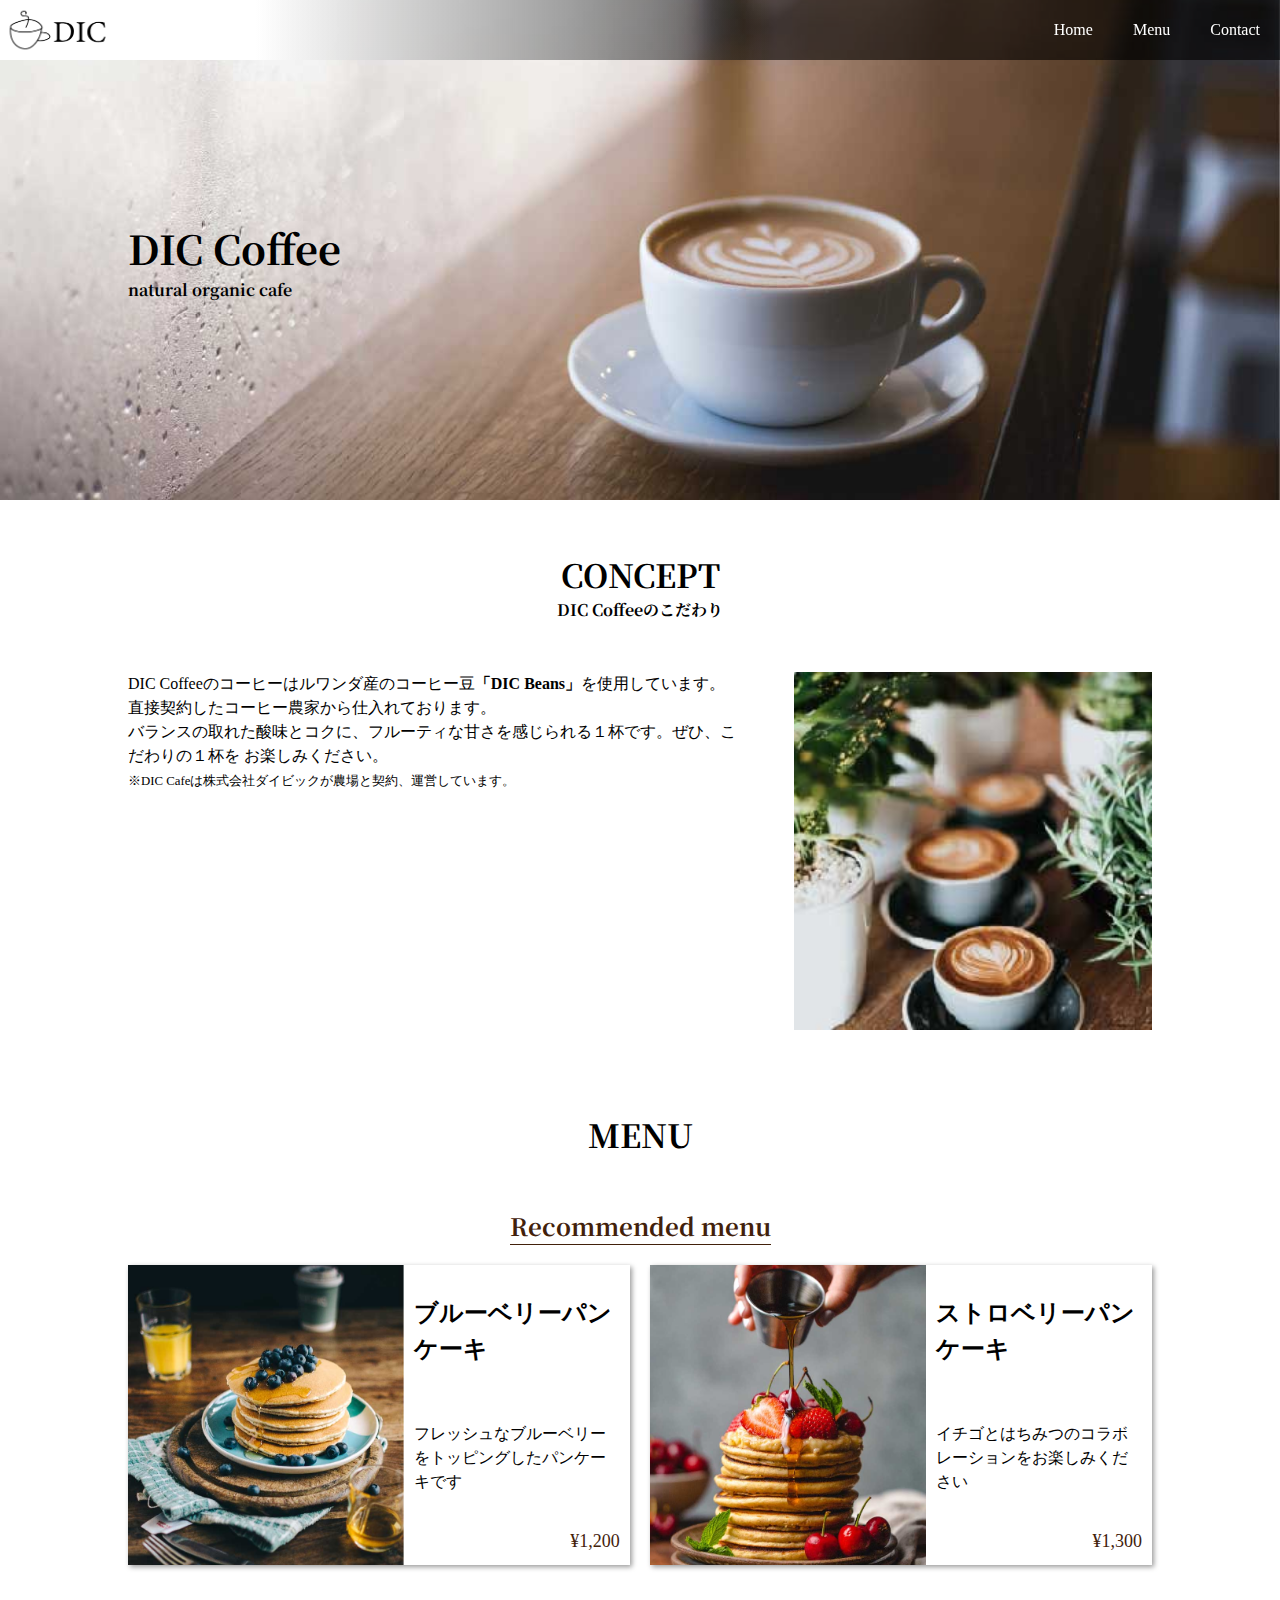
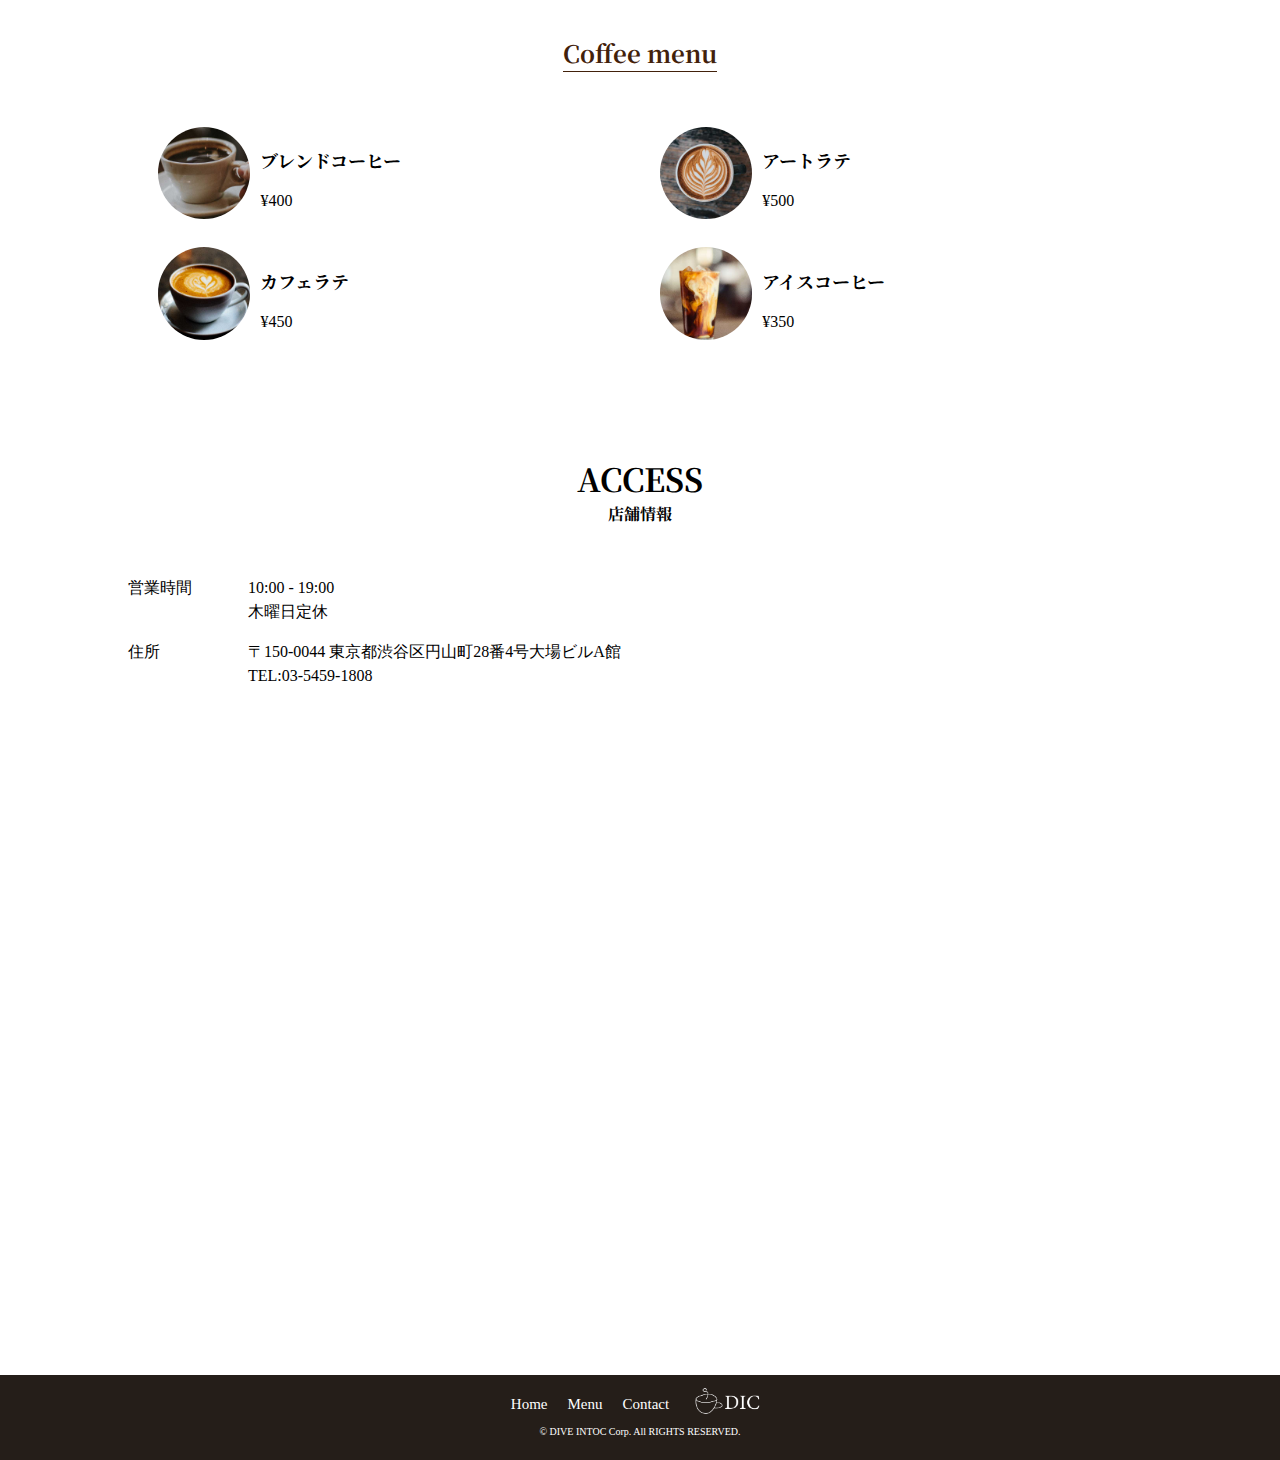
<file: index.html>
<!DOCTYPE html>
<html lang="ja">

  <head>
    <meta charset="utf-8">
    <title>DIC cafe</title>
    <link href="css/normalize.css" rel="stylesheet">
    <link href="css/main.css" rel="stylesheet">
    <link href="https://fonts.googleapis.com/css2?family=Noto+Serif+JP:wght@400;700&display=swap" rel="stylesheet">
  </head>

  <body>
    <header>
      <nav class="header_nav">
        <a href="index.html" class="logo"><img src="images/sample_logo_k.png"></a>
        <ul class="global_nav">
          <a href="index.html" class="global_nav_item">
            <li>Home</li>
          </a>
          <a href="#menu" class="global_nav_item">
            <li>Menu</li>
          </a>
          <a href="contact.html" class="global_nav_item">
            <li>Contact</li>
          </a>
        </ul>
      </nav>
      <div class="key section_inner">
        <h1>DIC Coffee</h1>
        <p>natural organic cafe</p>
      </div>
    </header>
    <section>
      <article class="section_inner">
        <div class="section_title">
          <h1>CONCEPT</h1>
          <p>DIC Coffeeのこだわり</p>
        </div>
        <div class="concept_inner">
          <p class="concept_content">
              DIC Coffeeのコーヒーはルワンダ産のコーヒー豆<strong>「DIC Beans」</strong>を使用しています。<br>
              直接契約したコーヒー農家から仕入れております。<br>
              バランスの取れた酸味とコクに、フルーティな甘さを感じられる１杯です。ぜひ、こだわりの１杯を
              お楽しみください。<br>
              <small>※DIC Cafeは株式会社ダイビックが農場と契約、運営しています。</small>
            </p>
            <img src="images/sample_concept.jpg" class="concept_image">
        </div>  
      </article>
      <article class="section_inner menu_section">
        <div class="section_title">
          <h1>MENU</h1>
        </div>
        <section>
          <div class="center">
            <h1 class="menu_title">Recommended menu</h1>
          </div>
          <ul class="menu_list menu_list_recommended">
            <li class="menu_item">
              <div class="menu_item_content">
                <h2>ブルーベリーパンケーキ</h2>
                <p class="menu_item_description">フレッシュなブルーベリーをトッピングしたパンケーキです</p>
                <p class="menu_item_price">¥1,200</p>
              </div>
              <img src="images/sample_pancake1.jpg" class="menu_item_image">
            </li>
            <li class="menu_item">
              <div class="menu_item_content">
                <h2>ストロベリーパンケーキ</h2>
                <p class="menu_item_description">イチゴとはちみつのコラボレーションをお楽しみください</p>
                <p class="menu_item_price">¥1,300</p>
              </div>
              <img src="images/sample_pancake2.jpg" class="menu_item_image">
            </li>
          </ul>
        </section>
        <section>
          <div class="center">
            <h1 class="menu_title">Coffee menu</h1>
          </div>
          <ul class="menu_list coffee_menu">
            <li class="coffee_menu_list_item">
              <div class="coffee_menu_content">
                <h2 class="menu_item_title">ブレンドコーヒー</h2>
                <p class="coffee_menu_price">¥400</p>
              </div>
              <img src="images/sample_cafe1.jpg" class="caffee_menu_image">
            </li>
            <li class="coffee_menu_list_item">
              <div class="coffee_menu_content">
              <h2 class="menu_item_title">アートラテ</h2>
              <p class="coffee_menu_price">¥500</p>
              </div>
              <img src="images/sample_cafe2.jpg" class="caffee_menu_image">
            </li>
            <li class="coffee_menu_list_item">
              <div class="coffee_menu_content">
              <h2 class="menu_item_title">カフェラテ</h2>
              <p class="coffee_menu_price">¥450</p>
              </div>
              <img src="images/sample_cafe3.jpg" class="caffee_menu_image">
            </li>
            <li class="coffee_menu_list_item">
              <div class="coffee_menu_content">
              <h2 class="menu_item_title">アイスコーヒー</h2>
              <p class="coffee_menu_price">¥350</p>
              </div>
              <img src="images/sample_cafe4.jpg" class="caffee_menu_image">
            </li>
          </ul>
        </section>
      </article>
      <article class="section_inner">
        <div class="section_title">
          <h1>ACCESS</h1>
          <p>店舗情報</p>
        </div>
        <dl class="info">
          <dt class="info_title">営業時間</dt>
          <dd>
            10:00 - 19:00
            <br>
            木曜日定休
          </dd>
        </dl>
        <dl class="info">
          <dt class="info_title">住所</dt>
          <dd>
            〒150-0044 東京都渋谷区円山町28番4号大場ビルA館
            <br>
            TEL:03-5459-1808
          </dd>
        </dl>
        <div class="frame_area">
          <iframe
            src="https://www.google.com/maps/embed?pb=!1m18!1m12!1m3!1d3241.8625569899887!2d139.6922821152582!3d35.65575778020021!2m3!1f0!2f0!3f0!3m2!1i1024!2i768!4f13.1!3m3!1m2!1s0x60188b55bb707eff%3A0x5f04575eb7aca63e!2z44CSMTUwLTAwNDQg5p2x5Lqs6YO95riL6LC35Yy65YaG5bGx55S677yS77yY4oiS77yUIE9iYSBCbGQuIEHppKg!5e0!3m2!1sja!2sjp!4v1589613763992!5m2!1sja!2sjp"
           id="map" class="frame_child" frameborder="0" style="border:0;" allowfullscreen="allowfullscreen" >
          </iframe>
        </div>
      </article>
    </section>
    <footer class="footer">
      <nav>
        <ul class="footer_nav">
          <a href="index.html" class="footer_nav_item">
            <li>Home</li>
          </a>
          <a href="#menu" class="footer_nav_item">
            <li>Menu</li>
          </a>
          <a href="contact.html" class="footer_nav_item"  >
            <li>Contact</li>
          </a>
          <a href="index.html" class="footer_nav_item">
            <li>
              <img src="images/sample_logo_w.png" class="footer_logo">
            </li>
          </a>
        </ul>
      </nav>
      <p class="footer_right">© DIVE INTOC Corp. All RIGHTS RESERVED.</p>
    </footer>
  </body>

</html>
</file>
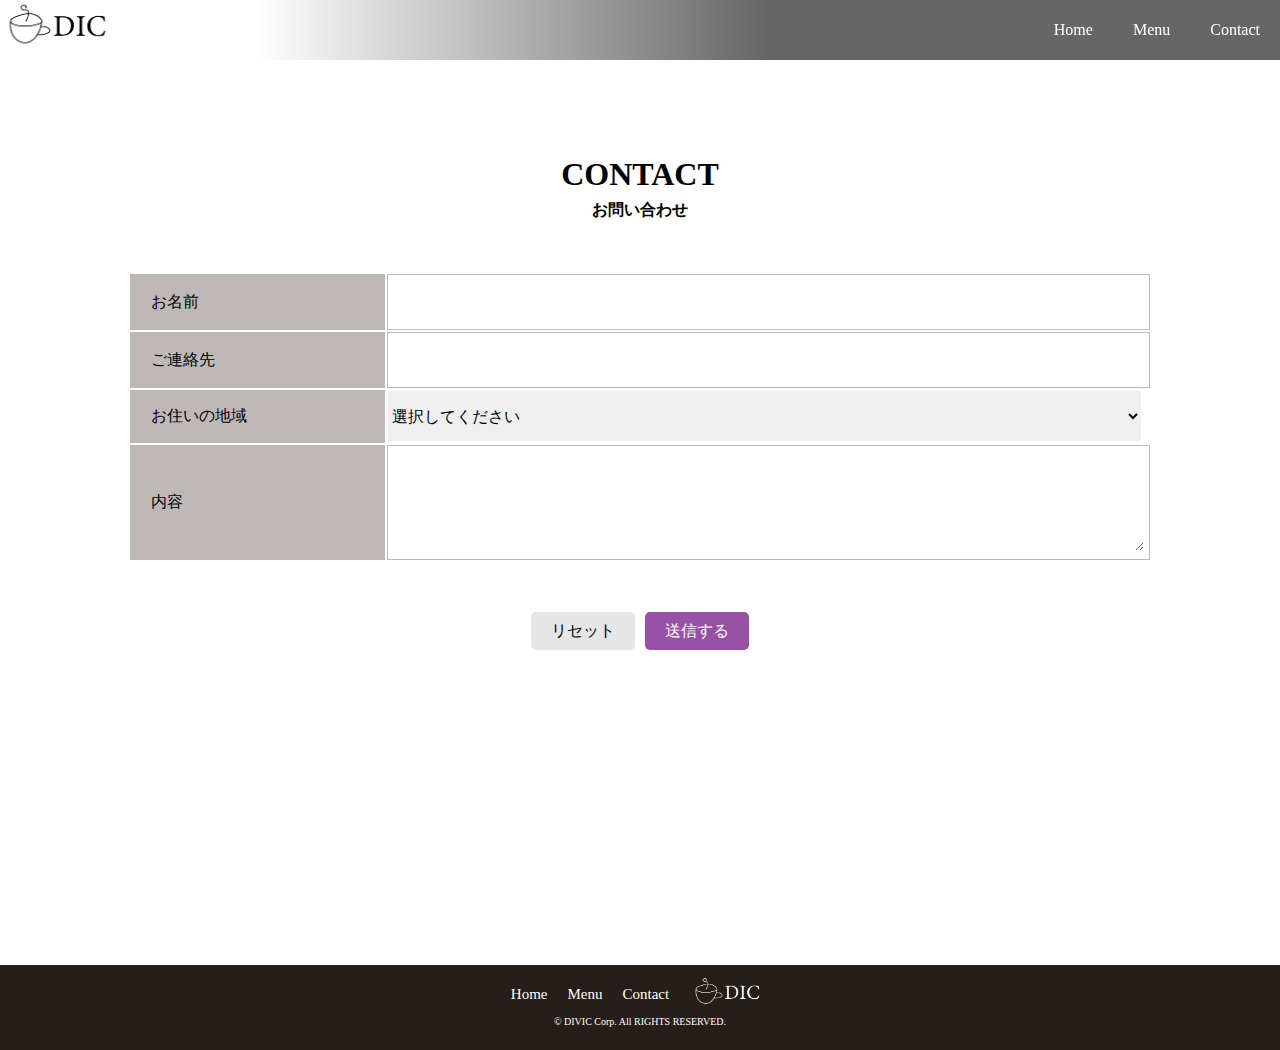
<file: contact.html>
<!DOCTYPE html>
<html>
  <head>
    <title>DIC cafe</title>
    <link href="css/normalize.css" rel="stylesheet">
    <link href="css/main.css" rel="stylesheet">
    <link href="css/contact.css" rel="stylesheet">
    <link href="https://fonts.googleapis.com/css?family=Sawarabi+Mincho" rel="stylesheet">
  </head>
  <body>
    <header class="sub_header">
      <nav class="header_nav">
        <a href="index.html"><img src="images/sample_logo_k.png" class="logo"></a>
        <ul class="global_nav">
          <a href="index.html" class="global_nav_item">
            <li>Home</li>
          </a>
          <a href="blueberry_pancakes.html" class="global_nav_item">
            <li>Menu</li>
          </a>
          <a href="contact.html" class="global_nav_item">
            <li>Contact</li>
          </a>
        </ul>
      </nav>
    </header>
    <section class="section_inner">
      <div class="section_title">
        <h1>CONTACT</h1>
        <p>お問い合わせ</p>
      </div>
      <form action="#" method="POST">
        <table class="contact">
          <tr class="contact_line">
            <td class="contact_sign"><label for="name">お名前</label></td>
            <td class="contact_input"><input type="text" name="name" id="name"></td>
          </tr>
          <tr class="contact_line">
            <td class="contact_sign"><label for="phonenumber">ご連絡先</label></td>
            <td class="contact_input"><input type="tel" name="phonenumber" id="phonenumber"></td>
          </tr>
          <tr class="contact_line">
            <td class="contact_sign"><label for="region">お住いの地域</label></td>
            <td>
              <select id="region">
                <option value="0">選択してください</option>
                <option value="1">北海道</option>
                <option value="2">東北</option>
                <option value="3">関東</option>
                <option value="4">中部</option>
                <option value="5">近畿</option>
                <option value="6">中国・四国</option>
                <option value="7">九州</option>
              </select>
            </td>
          </tr>
          <tr class="contact_content">
            <td class="contact_sign"><label for="content">内容</label></td>
            <td class="contact_input"><textarea name="content" id="content"></textarea></td>
          </tr>
        </table>
        <div class="contact_btn_area">
          <button type="reset" class="contact_btn reset_btn">リセット</button>
          <button type="submit" class="contact_btn submit_btn">送信する</button>
        </div>
      </form>
    </section>
    <footer class="footer">
      <nav>
        <ul class="footer_nav">
          <a href="index.html" class="footer_nav_item">
            <li>Home</li>
          </a>
          <a href="blueberry_pancakes.html" class="footer_nav_item">
            <li>Menu</li>
          </a>
          <a href="contact.html" class="footer_nav_item">
            <li>Contact</li>
          </a>
          <a href="index.html" class="footer_nav_item">
            <li>
              <img src="images/sample_logo_w.png" class="footer_logo">
            </li>
          </a>
        </ul>
      </nav>
      <p class="footer_right">© DIVIC Corp. All RIGHTS RESERVED.</p>
    </footer>
  </body>
</html>
</file>
<file: css/main.css>
@charset "utf-8";
html {
  height: 100%;
}
body {
  position: relative;
  padding-bottom: 75px;
  min-height: 100%;
}
li {
  list-style: none;
}
p, ul {
  margin: 0;
  padding: 0;
}
div,li {
  box-sizing: border-box;
}
.header_nav {
  background: linear-gradient(90deg, #fff 20%, rgba(0,0,0,.6) 60%);
  display: flex;
  height: 60px;
  justify-content: space-between;
  align-items: stretch;
  position: fixed;
  top: 0;
  width: 100%;
}
.global_nav_item {
  color: #fff;
  text-decoration: none;
  display: flex;
  align-items: center;
  padding: 0 20px;
}
.global_nav_item:hover {
  background: #fff;
  color: #42210b;
}
.global_nav {
  display: flex;
  align-items: stretch;
}
.logo {
  width: 120px;
  display: flex;
  align-items: center;
}
.logo img{
  width: 100%;
}
.section_inner {
  padding: 50px 10% 30px;
}
.key {
  height: 500px;
  background: center / cover no-repeat url("../images/sample_key.jpg");
  font-family: 'Noto Serif JP', serif;
  font-weight: bold;
  display: flex;
  flex-direction: column;
  justify-content: center;
}
.key h1{
  font-size: 2.5rem;
}
.section_title {
  font-family: 'Noto Serif JP', serif;
  font-weight: bold;
  text-align: center;
  margin-bottom: 50px;
}
.menu_title {
  display: inline-block;
  font-family: 'Noto Serif JP', serif;
  font-size: 1.5rem;
  color: #42210b;
  border-bottom: solid #42210b 1px;
  margin-bottom: 20px;
}
.center {
  text-align: center;
}
.caffee_menu_image {
  width: 20%;
  border-radius: 50%;
}
.concept_inner {
  display: flex;
  justify-content: space-between;
  align-items: flex-start;
  gap: 5%
}
.concept_content {
  width: 60%
}
.concept_image {
  width:35%;
}
.menu_section {
  background: no-repeat bottom url("../images/sample_menu_bg.jpg");
  background-size: 100%;
  background-attachment: fixed;
}
.menu_list {
  display: flex;
  justify-content: space-between;
  flex-wrap: wrap;
}
.menu_list_recommended {
  padding-bottom: 50px;
}
.menu_item {
  width: 49%;
  display: flex;
  flex-direction: row-reverse;
  box-shadow: 2px 2px 5px rgba(0,0,0, 0.4);
  margin-bottom: 20px;
}
.menu_item_content {
  width: 45%;
  padding: 10px;
  display: flex;
  flex-direction: column;
  justify-content: space-between;
  background: #fff;
}
.menu_item_title {
  font-size: 18px;
  font-family: 'Noto Serif JP', serif;

}
.menu_item_image {
  width: 55%;
  object-fit: cover;
  height: 300px;
}
.menu_item_price {
  color: #42210b;
  font-size: 18px;
  text-align: right;
}
.coffee_menu {
  background: #fff;
  padding: 20px;
}
.coffee_menu_list_item {
  width:49%;
  display: flex;
  flex-direction: row-reverse;
  align-items: center;
  padding: 10px;
} 
.coffee_menu_content {
  width: 80%;
  padding:10px;
}
.coffee_menu_price {

}
.info {
  display: flex;
}
.info_title {
  width: 80px;
}
.frame_area {
  position: relative;
  width: 100%;
  padding-top: 56.25%;
}
.frame_child {
  position: absolute;
  top: 0;
  left: 0;
  width: 100%;
  height: 100%;
}
.footer {
  width: 100%;
  background: #251e19;
  position: absolute;
  bottom: -75px;
  padding-bottom: 10px;
  height: 75px;
}
.footer_nav {
  display: flex;
  justify-content: center;
  margin-top: 10px;
}
.footer_nav_item {
  padding: 0 10px;
  display: flex;
  flex-direction: column;
  justify-content: center;
  color: white;
  text-decoration: none;
  font-size: 15px;
}
.footer_logo {
  width: 80px;
}
.footer_right {
  color: #fff;
  text-align: center;
  font-size: 10px;
}
</file>
<file: css/contact.css>
@charset "utf-8";

.sub_header {
  padding-bottom: 100px;
}

.contact {
  width: 100%;
  margin-bottom: 30px;
}
.contact_line {
  height: 50px;
  line-height: 50px;
}
.contact_sign {
  width: 25%;
  background: #beb9b7;
  border: solid 1px #beb9b7;
  text-align: left;
  padding: 0 20px;
}
.contact_input {
  width: 75%;
  border: solid 1px #beb9b7;
}
.contact_content {
  height: 100px;
}

.contact_input input, select, textarea {
  border: none;
  width: 99%;
}
.contact_input input, select {
  height: 50px;
}
.contact_input textarea {
  height: 100px;
}
.contact_btn_area {
  display: flex;
  justify-content: center;
  padding: 20px 0;
}
.contact_btn {
  padding: 10px 20px;
  border: none;
  border-radius: 5px;
}
.contact_btn + .contact_btn{
  margin-left: 10px;
}
.submit_btn {
  background: #9852a5;
  color: #fff;
}
.reset_btn {
  background: #e6e6e6;
}
</file>
